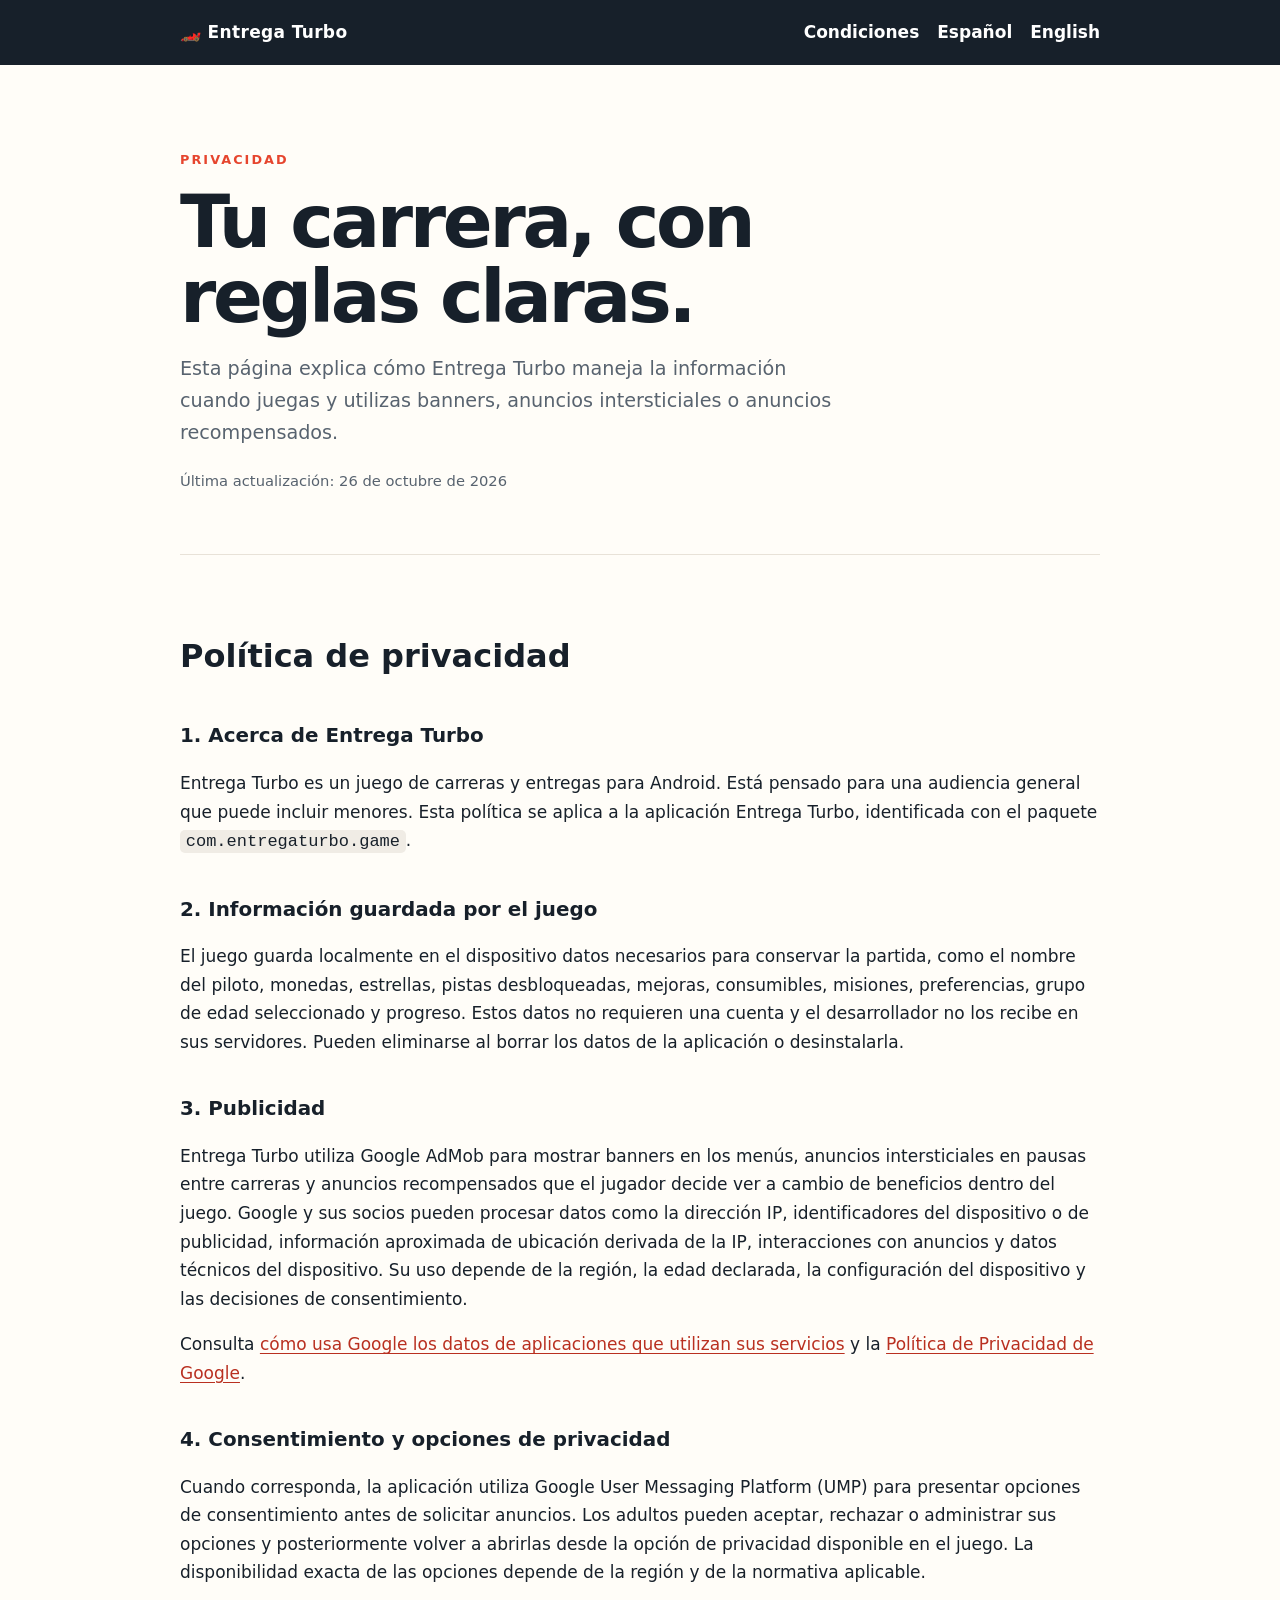
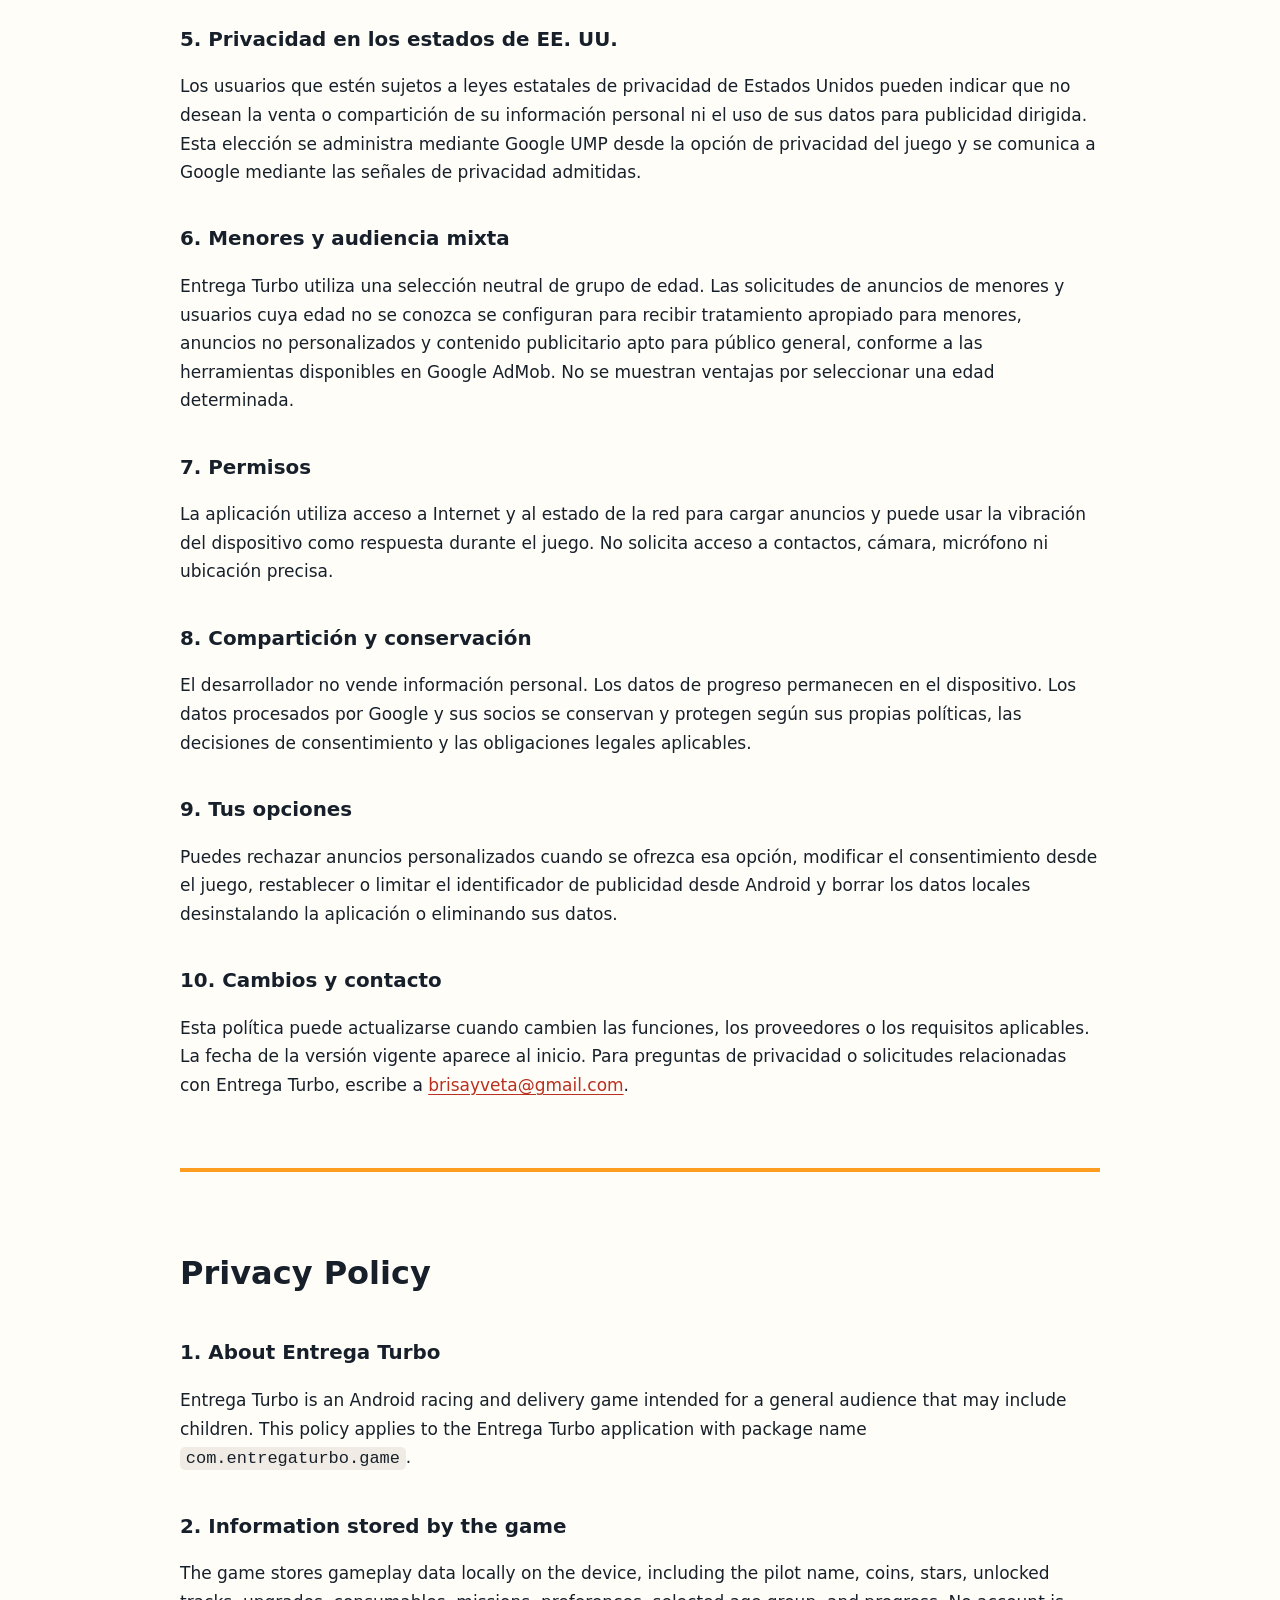
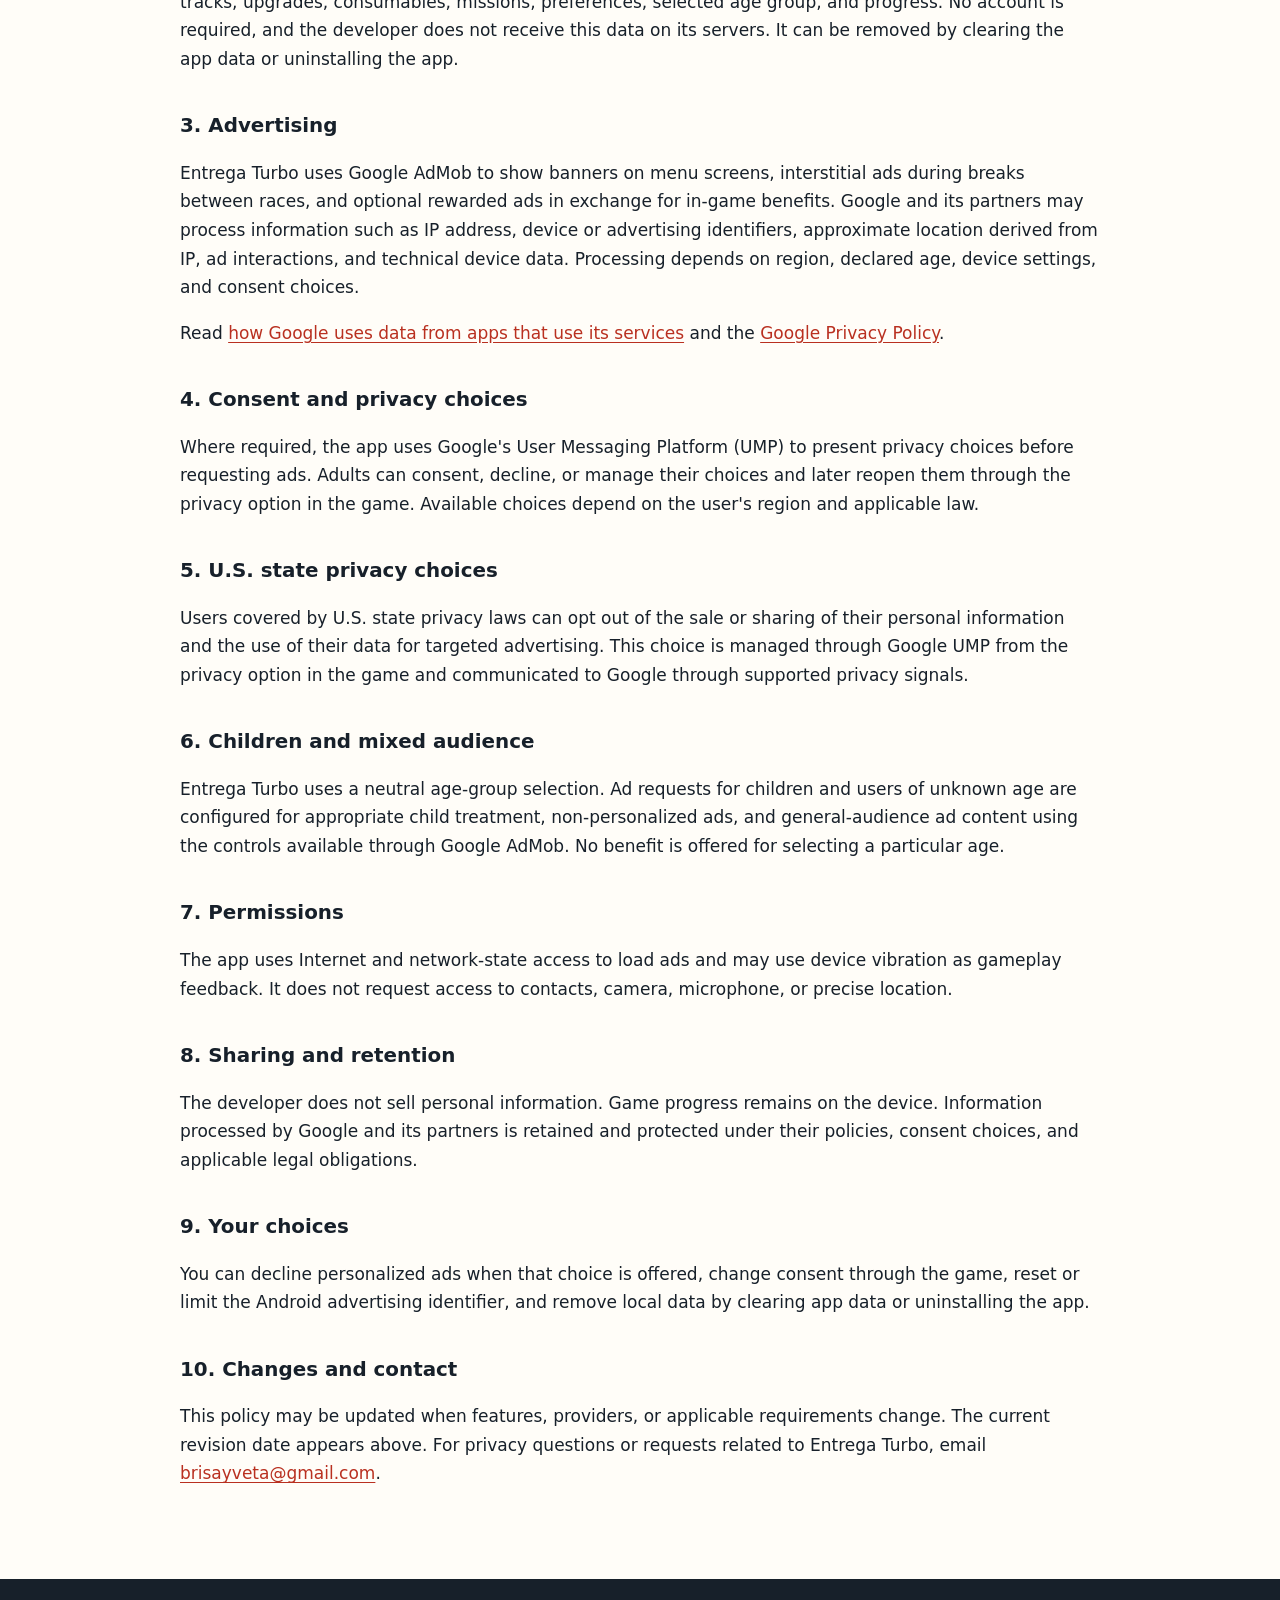
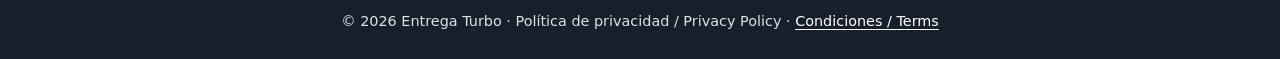
<file: index.html>
<!doctype html>
<html lang="es">
<head>
  <meta charset="utf-8">
  <meta name="viewport" content="width=device-width, initial-scale=1">
  <meta name="description" content="Política de privacidad de Entrega Turbo.">
  <title>Privacidad | Entrega Turbo</title>
  <link rel="stylesheet" href="styles.css">
</head>
<body>
  <header>
    <div class="brand"><span aria-hidden="true">🏎️</span> Entrega Turbo</div>
    <nav aria-label="Navegación"><a href="terms.html">Condiciones</a><a href="#es">Español</a><a href="#en">English</a></nav>
  </header>
  <main>
    <section class="hero">
      <p class="tag">PRIVACIDAD</p>
      <h1>Tu carrera, con reglas claras.</h1>
      <p>Esta página explica cómo Entrega Turbo maneja la información cuando juegas y utilizas banners, anuncios intersticiales o anuncios recompensados.</p>
      <p class="updated">Última actualización: 26 de octubre de 2026</p>
    </section>

    <article id="es">
      <h2>Política de privacidad</h2>
      <h3>1. Acerca de Entrega Turbo</h3>
      <p>Entrega Turbo es un juego de carreras y entregas para Android. Está pensado para una audiencia general que puede incluir menores. Esta política se aplica a la aplicación Entrega Turbo, identificada con el paquete <code>com.entregaturbo.game</code>.</p>

      <h3>2. Información guardada por el juego</h3>
      <p>El juego guarda localmente en el dispositivo datos necesarios para conservar la partida, como el nombre del piloto, monedas, estrellas, pistas desbloqueadas, mejoras, consumibles, misiones, preferencias, grupo de edad seleccionado y progreso. Estos datos no requieren una cuenta y el desarrollador no los recibe en sus servidores. Pueden eliminarse al borrar los datos de la aplicación o desinstalarla.</p>

      <h3>3. Publicidad</h3>
      <p>Entrega Turbo utiliza Google AdMob para mostrar banners en los menús, anuncios intersticiales en pausas entre carreras y anuncios recompensados que el jugador decide ver a cambio de beneficios dentro del juego. Google y sus socios pueden procesar datos como la dirección IP, identificadores del dispositivo o de publicidad, información aproximada de ubicación derivada de la IP, interacciones con anuncios y datos técnicos del dispositivo. Su uso depende de la región, la edad declarada, la configuración del dispositivo y las decisiones de consentimiento.</p>
      <p>Consulta <a href="https://policies.google.com/technologies/partner-sites" rel="noopener">cómo usa Google los datos de aplicaciones que utilizan sus servicios</a> y la <a href="https://policies.google.com/privacy" rel="noopener">Política de Privacidad de Google</a>.</p>

      <h3>4. Consentimiento y opciones de privacidad</h3>
      <p>Cuando corresponda, la aplicación utiliza Google User Messaging Platform (UMP) para presentar opciones de consentimiento antes de solicitar anuncios. Los adultos pueden aceptar, rechazar o administrar sus opciones y posteriormente volver a abrirlas desde la opción de privacidad disponible en el juego. La disponibilidad exacta de las opciones depende de la región y de la normativa aplicable.</p>

      <h3>5. Privacidad en los estados de EE. UU.</h3><p>Los usuarios que estén sujetos a leyes estatales de privacidad de Estados Unidos pueden indicar que no desean la venta o compartición de su información personal ni el uso de sus datos para publicidad dirigida. Esta elección se administra mediante Google UMP desde la opción de privacidad del juego y se comunica a Google mediante las señales de privacidad admitidas.</p>

      <h3>6. Menores y audiencia mixta</h3>
      <p>Entrega Turbo utiliza una selección neutral de grupo de edad. Las solicitudes de anuncios de menores y usuarios cuya edad no se conozca se configuran para recibir tratamiento apropiado para menores, anuncios no personalizados y contenido publicitario apto para público general, conforme a las herramientas disponibles en Google AdMob. No se muestran ventajas por seleccionar una edad determinada.</p>

      <h3>7. Permisos</h3>
      <p>La aplicación utiliza acceso a Internet y al estado de la red para cargar anuncios y puede usar la vibración del dispositivo como respuesta durante el juego. No solicita acceso a contactos, cámara, micrófono ni ubicación precisa.</p>

      <h3>8. Compartición y conservación</h3>
      <p>El desarrollador no vende información personal. Los datos de progreso permanecen en el dispositivo. Los datos procesados por Google y sus socios se conservan y protegen según sus propias políticas, las decisiones de consentimiento y las obligaciones legales aplicables.</p>

      <h3>9. Tus opciones</h3>
      <p>Puedes rechazar anuncios personalizados cuando se ofrezca esa opción, modificar el consentimiento desde el juego, restablecer o limitar el identificador de publicidad desde Android y borrar los datos locales desinstalando la aplicación o eliminando sus datos.</p>

      <h3>10. Cambios y contacto</h3>
      <p>Esta política puede actualizarse cuando cambien las funciones, los proveedores o los requisitos aplicables. La fecha de la versión vigente aparece al inicio. Para preguntas de privacidad o solicitudes relacionadas con Entrega Turbo, escribe a <a href="mailto:brisayveta@gmail.com">brisayveta@gmail.com</a>.</p>
    </article>

    <article id="en" lang="en">
      <h2>Privacy Policy</h2>
      <h3>1. About Entrega Turbo</h3>
      <p>Entrega Turbo is an Android racing and delivery game intended for a general audience that may include children. This policy applies to the Entrega Turbo application with package name <code>com.entregaturbo.game</code>.</p>

      <h3>2. Information stored by the game</h3>
      <p>The game stores gameplay data locally on the device, including the pilot name, coins, stars, unlocked tracks, upgrades, consumables, missions, preferences, selected age group, and progress. No account is required, and the developer does not receive this data on its servers. It can be removed by clearing the app data or uninstalling the app.</p>

      <h3>3. Advertising</h3>
      <p>Entrega Turbo uses Google AdMob to show banners on menu screens, interstitial ads during breaks between races, and optional rewarded ads in exchange for in-game benefits. Google and its partners may process information such as IP address, device or advertising identifiers, approximate location derived from IP, ad interactions, and technical device data. Processing depends on region, declared age, device settings, and consent choices.</p>
      <p>Read <a href="https://policies.google.com/technologies/partner-sites" rel="noopener">how Google uses data from apps that use its services</a> and the <a href="https://policies.google.com/privacy" rel="noopener">Google Privacy Policy</a>.</p>

      <h3>4. Consent and privacy choices</h3>
      <p>Where required, the app uses Google's User Messaging Platform (UMP) to present privacy choices before requesting ads. Adults can consent, decline, or manage their choices and later reopen them through the privacy option in the game. Available choices depend on the user's region and applicable law.</p>

      <h3>5. U.S. state privacy choices</h3><p>Users covered by U.S. state privacy laws can opt out of the sale or sharing of their personal information and the use of their data for targeted advertising. This choice is managed through Google UMP from the privacy option in the game and communicated to Google through supported privacy signals.</p>

      <h3>6. Children and mixed audience</h3>
      <p>Entrega Turbo uses a neutral age-group selection. Ad requests for children and users of unknown age are configured for appropriate child treatment, non-personalized ads, and general-audience ad content using the controls available through Google AdMob. No benefit is offered for selecting a particular age.</p>

      <h3>7. Permissions</h3>
      <p>The app uses Internet and network-state access to load ads and may use device vibration as gameplay feedback. It does not request access to contacts, camera, microphone, or precise location.</p>

      <h3>8. Sharing and retention</h3>
      <p>The developer does not sell personal information. Game progress remains on the device. Information processed by Google and its partners is retained and protected under their policies, consent choices, and applicable legal obligations.</p>

      <h3>9. Your choices</h3>
      <p>You can decline personalized ads when that choice is offered, change consent through the game, reset or limit the Android advertising identifier, and remove local data by clearing app data or uninstalling the app.</p>

      <h3>10. Changes and contact</h3>
      <p>This policy may be updated when features, providers, or applicable requirements change. The current revision date appears above. For privacy questions or requests related to Entrega Turbo, email <a href="mailto:brisayveta@gmail.com">brisayveta@gmail.com</a>.</p>
    </article>
  </main>
  <footer>© 2026 Entrega Turbo · Política de privacidad / Privacy Policy · <a href="terms.html">Condiciones / Terms</a></footer>
</body>
</html>
</file>
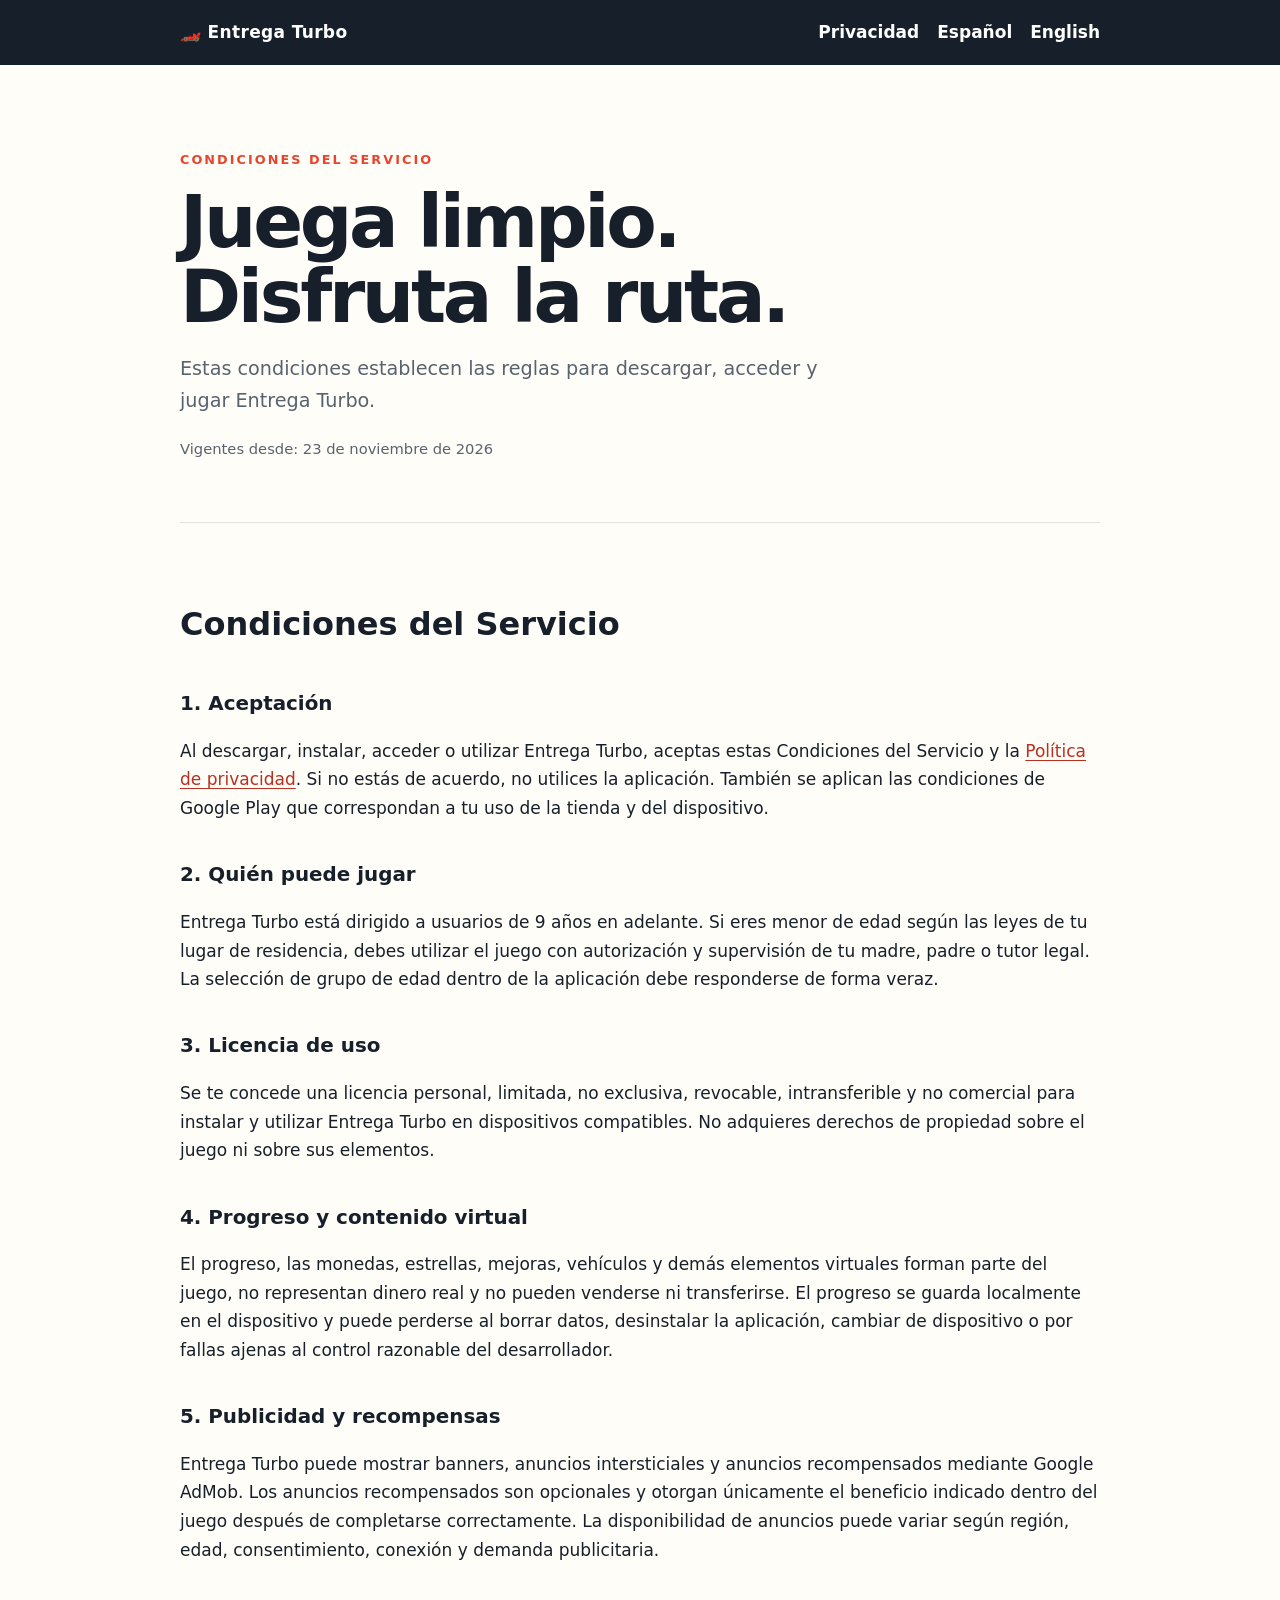
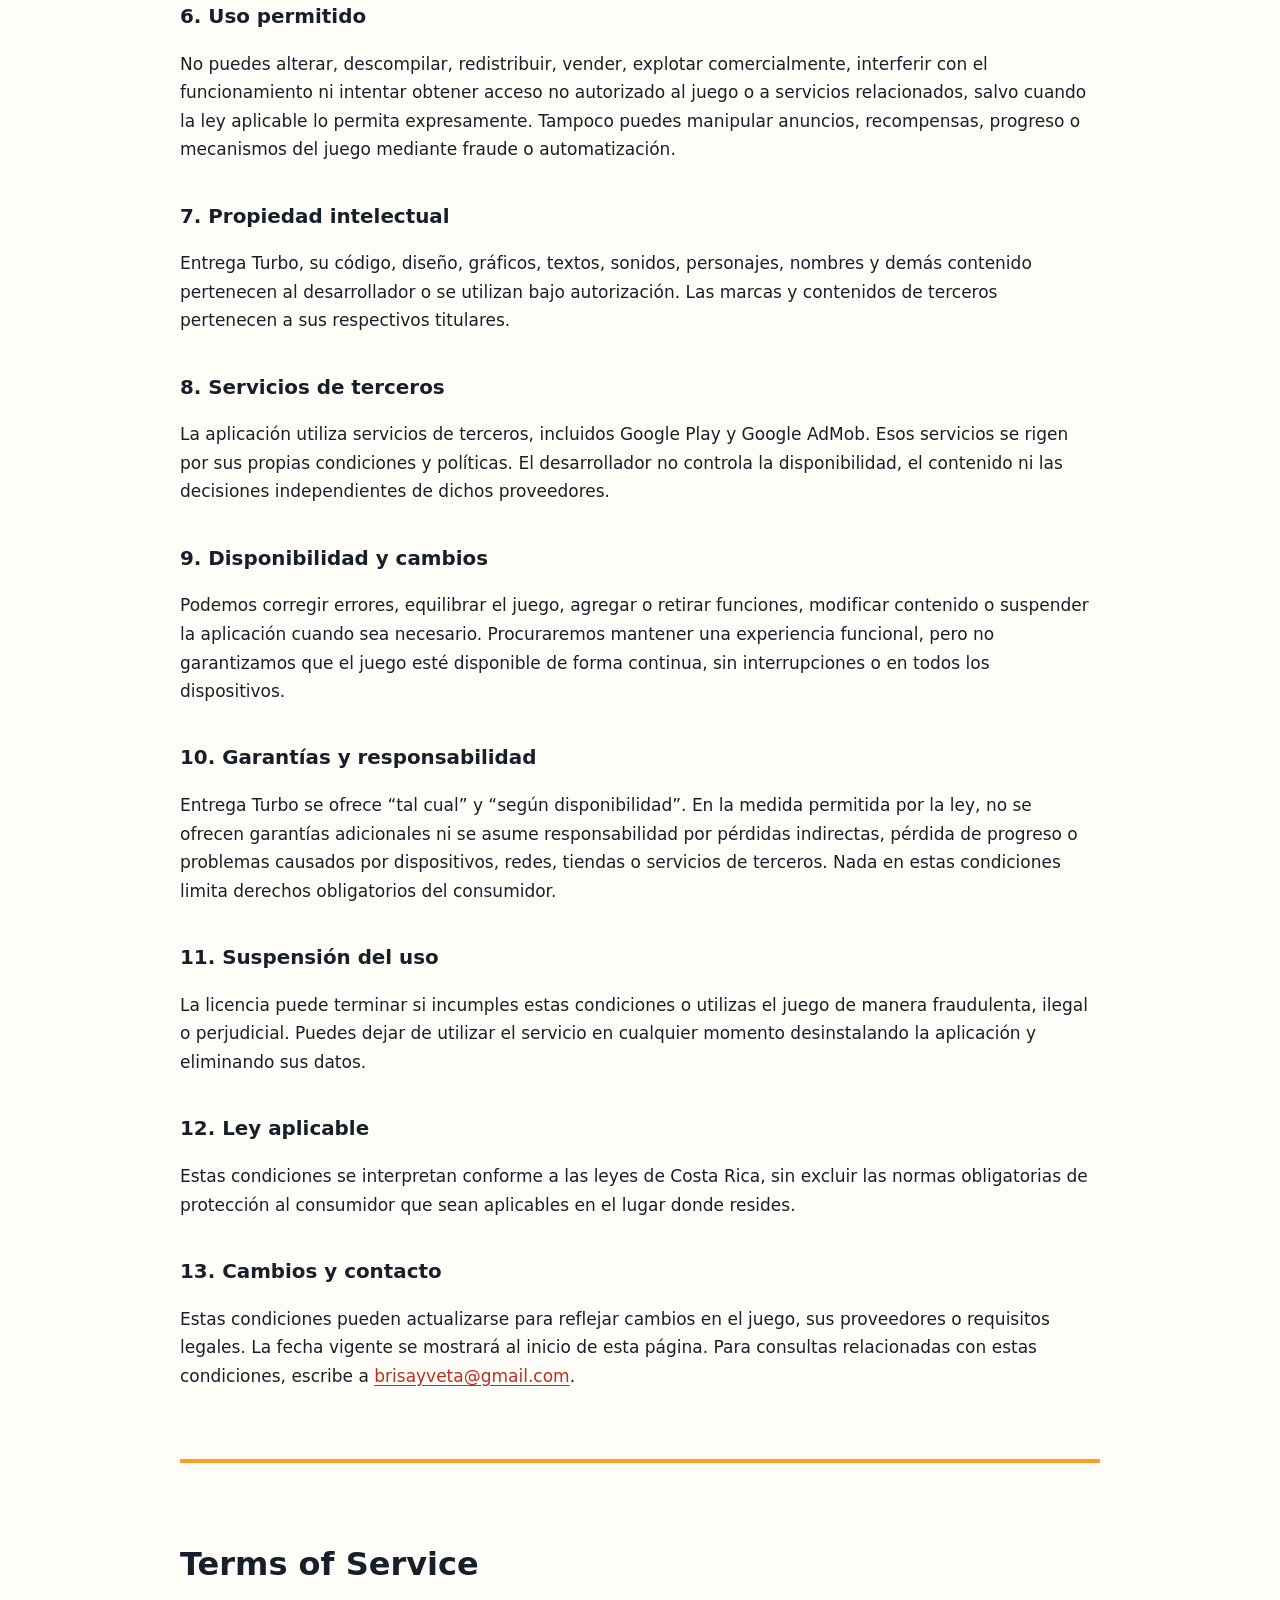
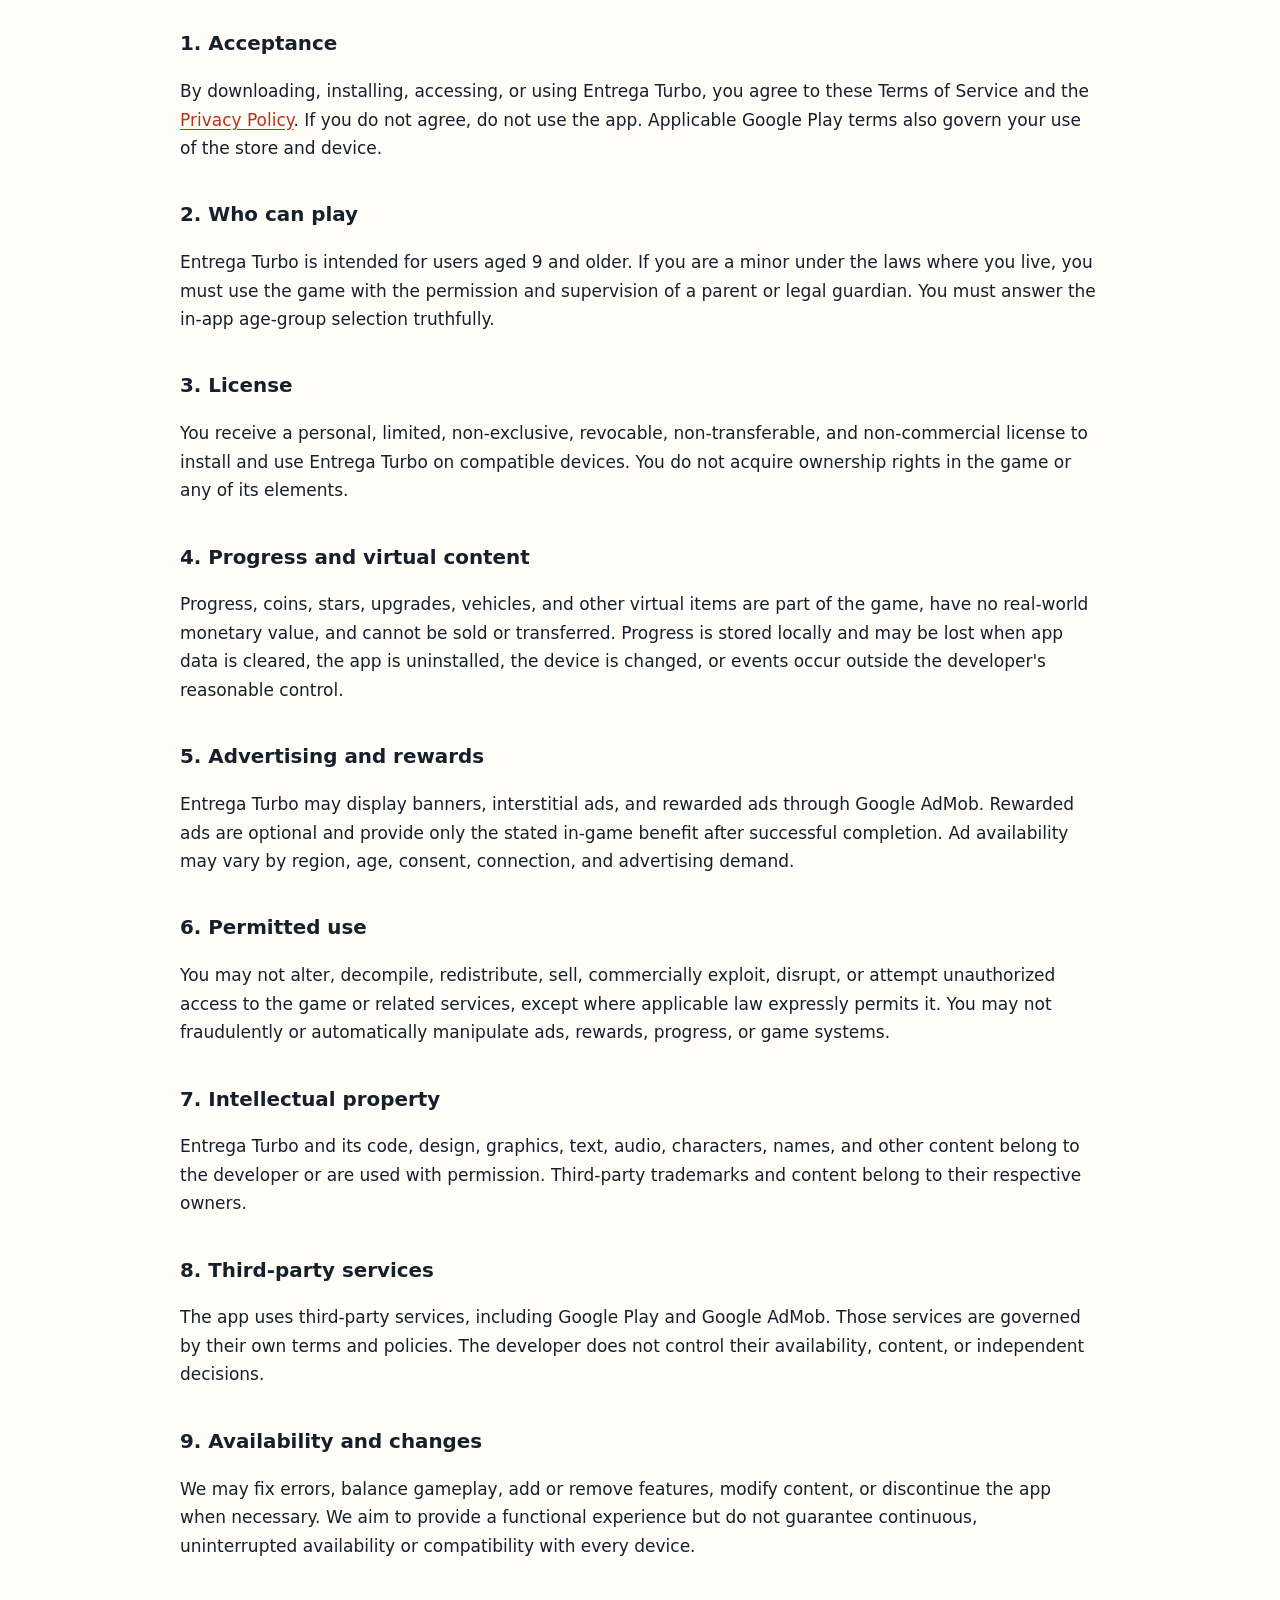
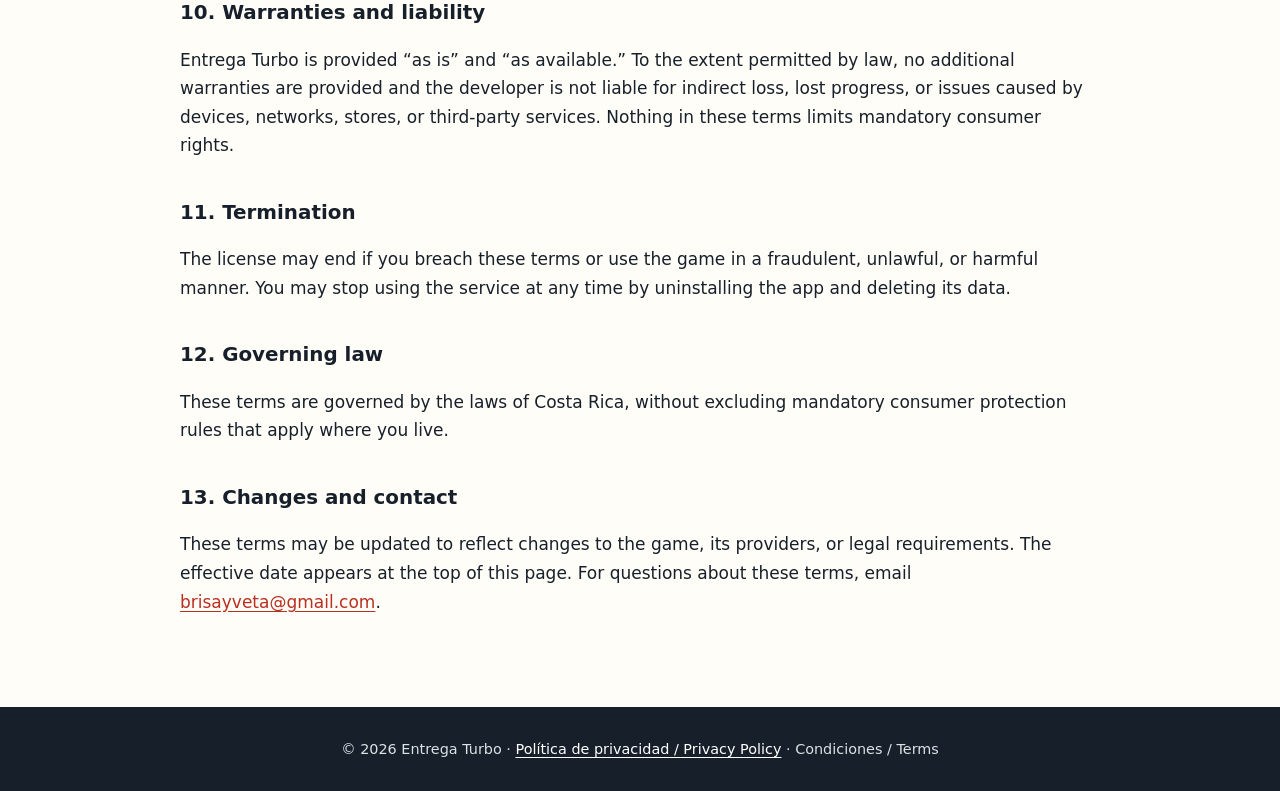
<file: terms.html>
<!doctype html>
<html lang="es">
<head>
  <meta charset="utf-8">
  <meta name="viewport" content="width=device-width, initial-scale=1">
  <meta name="description" content="Condiciones del Servicio de Entrega Turbo.">
  <title>Condiciones del Servicio | Entrega Turbo</title>
  <link rel="stylesheet" href="styles.css">
</head>
<body>
  <header>
    <div class="brand"><span aria-hidden="true">🏎️</span> Entrega Turbo</div>
    <nav aria-label="Navegación"><a href="./">Privacidad</a><a href="#es">Español</a><a href="#en">English</a></nav>
  </header>
  <main>
    <section class="hero">
      <p class="tag">CONDICIONES DEL SERVICIO</p>
      <h1>Juega limpio. Disfruta la ruta.</h1>
      <p>Estas condiciones establecen las reglas para descargar, acceder y jugar Entrega Turbo.</p>
      <p class="updated">Vigentes desde: 23 de noviembre de 2026</p>
    </section>

    <article id="es">
      <h2>Condiciones del Servicio</h2>

      <h3>1. Aceptación</h3>
      <p>Al descargar, instalar, acceder o utilizar Entrega Turbo, aceptas estas Condiciones del Servicio y la <a href="./">Política de privacidad</a>. Si no estás de acuerdo, no utilices la aplicación. También se aplican las condiciones de Google Play que correspondan a tu uso de la tienda y del dispositivo.</p>

      <h3>2. Quién puede jugar</h3>
      <p>Entrega Turbo está dirigido a usuarios de 9 años en adelante. Si eres menor de edad según las leyes de tu lugar de residencia, debes utilizar el juego con autorización y supervisión de tu madre, padre o tutor legal. La selección de grupo de edad dentro de la aplicación debe responderse de forma veraz.</p>

      <h3>3. Licencia de uso</h3>
      <p>Se te concede una licencia personal, limitada, no exclusiva, revocable, intransferible y no comercial para instalar y utilizar Entrega Turbo en dispositivos compatibles. No adquieres derechos de propiedad sobre el juego ni sobre sus elementos.</p>

      <h3>4. Progreso y contenido virtual</h3>
      <p>El progreso, las monedas, estrellas, mejoras, vehículos y demás elementos virtuales forman parte del juego, no representan dinero real y no pueden venderse ni transferirse. El progreso se guarda localmente en el dispositivo y puede perderse al borrar datos, desinstalar la aplicación, cambiar de dispositivo o por fallas ajenas al control razonable del desarrollador.</p>

      <h3>5. Publicidad y recompensas</h3>
      <p>Entrega Turbo puede mostrar banners, anuncios intersticiales y anuncios recompensados mediante Google AdMob. Los anuncios recompensados son opcionales y otorgan únicamente el beneficio indicado dentro del juego después de completarse correctamente. La disponibilidad de anuncios puede variar según región, edad, consentimiento, conexión y demanda publicitaria.</p>

      <h3>6. Uso permitido</h3>
      <p>No puedes alterar, descompilar, redistribuir, vender, explotar comercialmente, interferir con el funcionamiento ni intentar obtener acceso no autorizado al juego o a servicios relacionados, salvo cuando la ley aplicable lo permita expresamente. Tampoco puedes manipular anuncios, recompensas, progreso o mecanismos del juego mediante fraude o automatización.</p>

      <h3>7. Propiedad intelectual</h3>
      <p>Entrega Turbo, su código, diseño, gráficos, textos, sonidos, personajes, nombres y demás contenido pertenecen al desarrollador o se utilizan bajo autorización. Las marcas y contenidos de terceros pertenecen a sus respectivos titulares.</p>

      <h3>8. Servicios de terceros</h3>
      <p>La aplicación utiliza servicios de terceros, incluidos Google Play y Google AdMob. Esos servicios se rigen por sus propias condiciones y políticas. El desarrollador no controla la disponibilidad, el contenido ni las decisiones independientes de dichos proveedores.</p>

      <h3>9. Disponibilidad y cambios</h3>
      <p>Podemos corregir errores, equilibrar el juego, agregar o retirar funciones, modificar contenido o suspender la aplicación cuando sea necesario. Procuraremos mantener una experiencia funcional, pero no garantizamos que el juego esté disponible de forma continua, sin interrupciones o en todos los dispositivos.</p>

      <h3>10. Garantías y responsabilidad</h3>
      <p>Entrega Turbo se ofrece “tal cual” y “según disponibilidad”. En la medida permitida por la ley, no se ofrecen garantías adicionales ni se asume responsabilidad por pérdidas indirectas, pérdida de progreso o problemas causados por dispositivos, redes, tiendas o servicios de terceros. Nada en estas condiciones limita derechos obligatorios del consumidor.</p>

      <h3>11. Suspensión del uso</h3>
      <p>La licencia puede terminar si incumples estas condiciones o utilizas el juego de manera fraudulenta, ilegal o perjudicial. Puedes dejar de utilizar el servicio en cualquier momento desinstalando la aplicación y eliminando sus datos.</p>

      <h3>12. Ley aplicable</h3>
      <p>Estas condiciones se interpretan conforme a las leyes de Costa Rica, sin excluir las normas obligatorias de protección al consumidor que sean aplicables en el lugar donde resides.</p>

      <h3>13. Cambios y contacto</h3>
      <p>Estas condiciones pueden actualizarse para reflejar cambios en el juego, sus proveedores o requisitos legales. La fecha vigente se mostrará al inicio de esta página. Para consultas relacionadas con estas condiciones, escribe a <a href="mailto:brisayveta@gmail.com">brisayveta@gmail.com</a>.</p>
    </article>

    <article id="en" lang="en">
      <h2>Terms of Service</h2>

      <h3>1. Acceptance</h3>
      <p>By downloading, installing, accessing, or using Entrega Turbo, you agree to these Terms of Service and the <a href="./">Privacy Policy</a>. If you do not agree, do not use the app. Applicable Google Play terms also govern your use of the store and device.</p>

      <h3>2. Who can play</h3>
      <p>Entrega Turbo is intended for users aged 9 and older. If you are a minor under the laws where you live, you must use the game with the permission and supervision of a parent or legal guardian. You must answer the in-app age-group selection truthfully.</p>

      <h3>3. License</h3>
      <p>You receive a personal, limited, non-exclusive, revocable, non-transferable, and non-commercial license to install and use Entrega Turbo on compatible devices. You do not acquire ownership rights in the game or any of its elements.</p>

      <h3>4. Progress and virtual content</h3>
      <p>Progress, coins, stars, upgrades, vehicles, and other virtual items are part of the game, have no real-world monetary value, and cannot be sold or transferred. Progress is stored locally and may be lost when app data is cleared, the app is uninstalled, the device is changed, or events occur outside the developer's reasonable control.</p>

      <h3>5. Advertising and rewards</h3>
      <p>Entrega Turbo may display banners, interstitial ads, and rewarded ads through Google AdMob. Rewarded ads are optional and provide only the stated in-game benefit after successful completion. Ad availability may vary by region, age, consent, connection, and advertising demand.</p>

      <h3>6. Permitted use</h3>
      <p>You may not alter, decompile, redistribute, sell, commercially exploit, disrupt, or attempt unauthorized access to the game or related services, except where applicable law expressly permits it. You may not fraudulently or automatically manipulate ads, rewards, progress, or game systems.</p>

      <h3>7. Intellectual property</h3>
      <p>Entrega Turbo and its code, design, graphics, text, audio, characters, names, and other content belong to the developer or are used with permission. Third-party trademarks and content belong to their respective owners.</p>

      <h3>8. Third-party services</h3>
      <p>The app uses third-party services, including Google Play and Google AdMob. Those services are governed by their own terms and policies. The developer does not control their availability, content, or independent decisions.</p>

      <h3>9. Availability and changes</h3>
      <p>We may fix errors, balance gameplay, add or remove features, modify content, or discontinue the app when necessary. We aim to provide a functional experience but do not guarantee continuous, uninterrupted availability or compatibility with every device.</p>

      <h3>10. Warranties and liability</h3>
      <p>Entrega Turbo is provided “as is” and “as available.” To the extent permitted by law, no additional warranties are provided and the developer is not liable for indirect loss, lost progress, or issues caused by devices, networks, stores, or third-party services. Nothing in these terms limits mandatory consumer rights.</p>

      <h3>11. Termination</h3>
      <p>The license may end if you breach these terms or use the game in a fraudulent, unlawful, or harmful manner. You may stop using the service at any time by uninstalling the app and deleting its data.</p>

      <h3>12. Governing law</h3>
      <p>These terms are governed by the laws of Costa Rica, without excluding mandatory consumer protection rules that apply where you live.</p>

      <h3>13. Changes and contact</h3>
      <p>These terms may be updated to reflect changes to the game, its providers, or legal requirements. The effective date appears at the top of this page. For questions about these terms, email <a href="mailto:brisayveta@gmail.com">brisayveta@gmail.com</a>.</p>
    </article>
  </main>
  <footer>© 2026 Entrega Turbo · <a href="./">Política de privacidad / Privacy Policy</a> · Condiciones / Terms</footer>
</body>
</html>
</file>
<file: styles.css>
:root { color-scheme: light; --ink:#17202a; --muted:#58636f; --red:#e6452e; --orange:#ff9d20; --paper:#fffdf8; --line:#e8e2d8; }
* { box-sizing:border-box; }
html { scroll-behavior:smooth; }
body { margin:0; color:var(--ink); background:var(--paper); font:17px/1.68 system-ui,-apple-system,"Segoe UI",sans-serif; }
header { display:flex; justify-content:space-between; align-items:center; gap:24px; padding:18px max(24px,calc((100% - 920px)/2)); background:#17202a; color:white; }
.brand { font-weight:800; letter-spacing:.02em; }
nav { display:flex; gap:18px; }
header a { color:white; text-decoration:none; font-weight:650; }
main { width:min(920px,calc(100% - 40px)); margin:auto; }
.hero { padding:72px 0 46px; border-bottom:1px solid var(--line); }
.tag { color:var(--red); font-weight:850; letter-spacing:.16em; font-size:.8rem; }
h1 { margin:.15em 0; max-width:720px; font-size:clamp(2.4rem,7vw,4.6rem); line-height:1.02; letter-spacing:-.045em; }
.hero>p:not(.tag):not(.updated) { max-width:680px; color:var(--muted); font-size:1.2rem; }
.updated { color:var(--muted); font-size:.92rem; }
article { padding:48px 0 24px; }
article+article { margin-top:28px; border-top:4px solid var(--orange); }
h2 { font-size:2rem; }
h3 { margin-top:2em; line-height:1.3; }
a { color:#b93020; text-underline-offset:3px; }
code { background:#f0ece5; padding:.12em .34em; border-radius:5px; }
footer { margin-top:50px; padding:30px 20px; background:#17202a; color:#dbe1e5; text-align:center; font-size:.9rem; }
footer a { color:white; }
@media (max-width:540px) { header { align-items:flex-start; flex-direction:column; } .hero { padding-top:50px; } }
</file>
